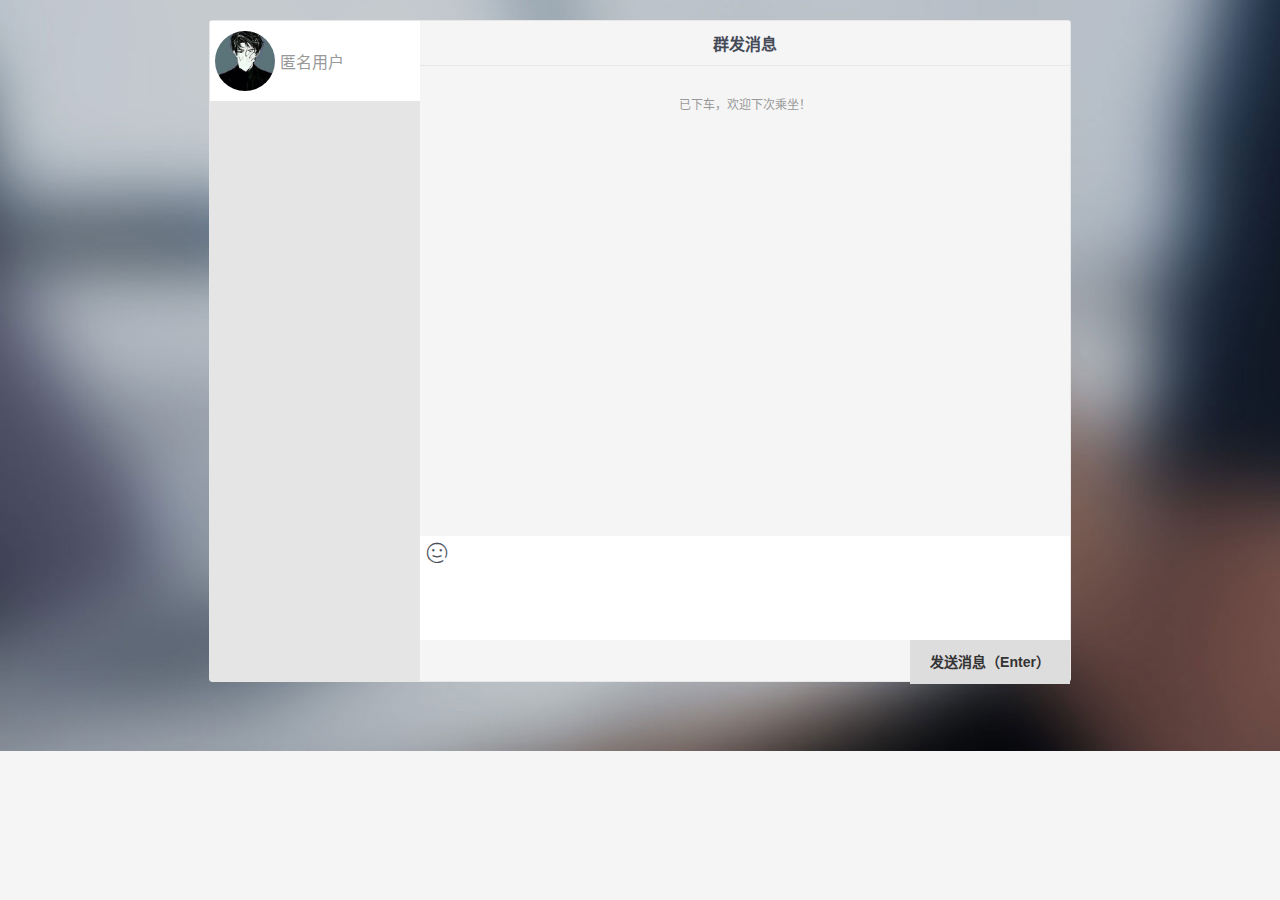
<file: public/index.html>
<!DOCTYPE html>
<html lang="zh-cn">
<head>
    <meta charset="utf-8">
    <meta http-equiv="X-UA-Compatible" content="IE=edge">
    <meta name="viewport" content="width=device-width, initial-scale=1">
    <title>在线聊天室</title>
    <link href="css/chat.css" rel="stylesheet">
    <script src="js/jquery.min.js"></script>
    <script src="vendor/layer/layer.js"></script>
    <script src="js/chat.js"></script>
</head>
<body>
    <div class="container-main">
        <div class="section-online">
            <div class="section-mine">
                <img class="avatar" src="images/avatar/6.jpg">
                <span class="uname">匿名用户</span>
            </div>
            <ul class="online"></ul>
        </div>
        <div class="section-chat" data-id=0>
            <div class="chat-title">
                <h4>群发消息</h4>
            </div>
            <div class="chat-content">
                <ul></ul>
                <div class="chat-input">
                    <div class="face-more"></div>
                    <div class="tool">
                        <i class="iconfont face-select">&#xf00f5;</i>
                    </div>
                    <textarea class="chat-txt"></textarea>
                </div>
                <div class="chat-submit">
                    <button>发送消息（Enter）</button>
                </div>
            </div>
        </div>
    </div>
</body>
</html>
</file>
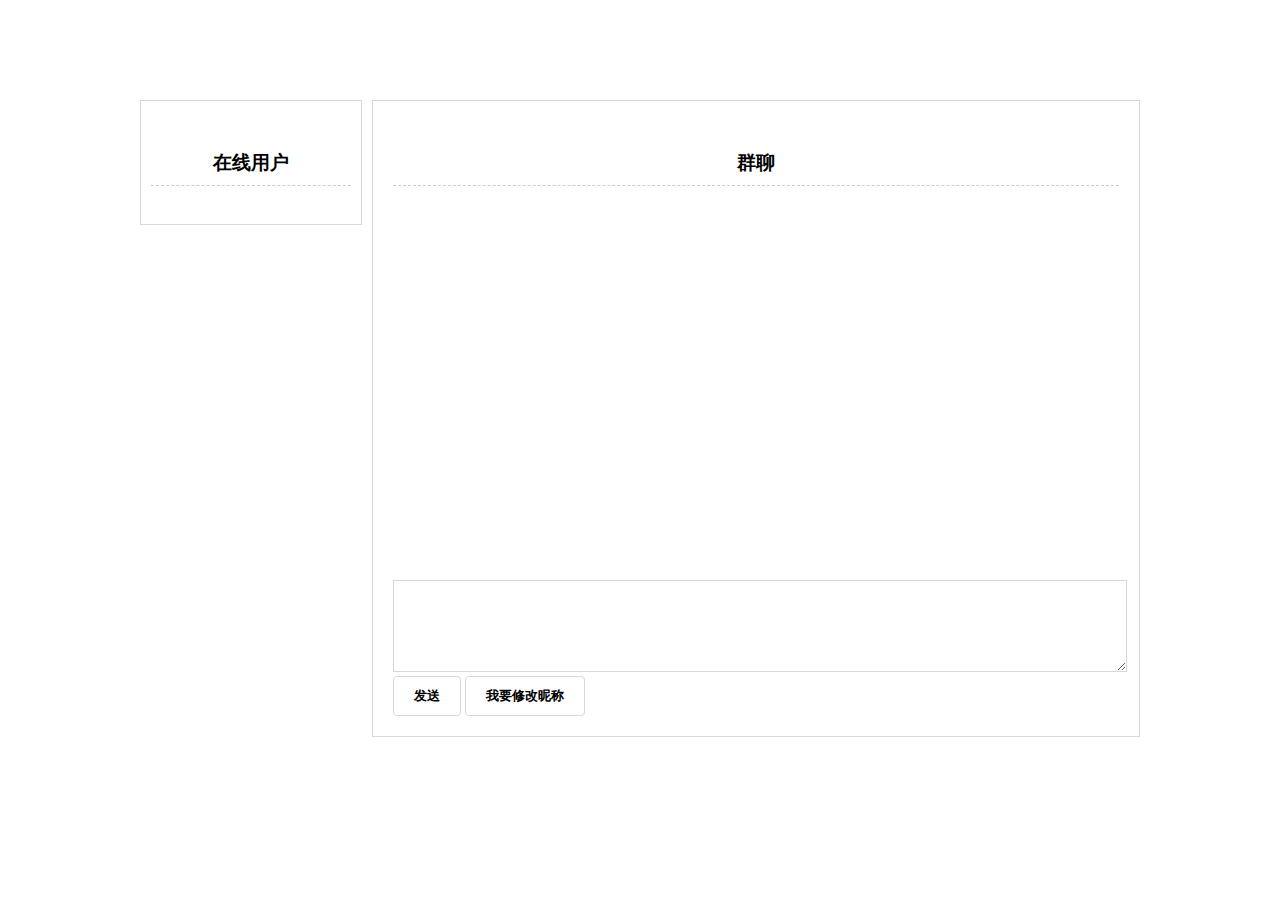
<file: ws_client.html>
<!DOCTYPE html>
<html>
<head>
  <title>来聊聊哦</title>
  <meta charset="UTF-8">
  <script src="jquery.min.js"></script>
  <!--<script src="https://cdn.bootcss.com/jquery/3.2.1/jquery.js"></script>-->
  <script src="chat.js"></script>
  <link rel="stylesheet" type="text/css" href="chat.css"/>
</head>
<body>
<div class="section">

<div class="list-user">
<h3>在线用户</h3>
<ul id="online-user">

</ul>
</div>

<div class="container">
<h3 id="sms-title">群聊</h3>
<dl id="sms-container"></dl>
<textarea id="content"></textarea>
<button id="form-send" class="btn">发送</button>

<button id="user-change"  class="btn">我要修改昵称</button >
</div>

</div>

</style>
</body>
</html>
</file>
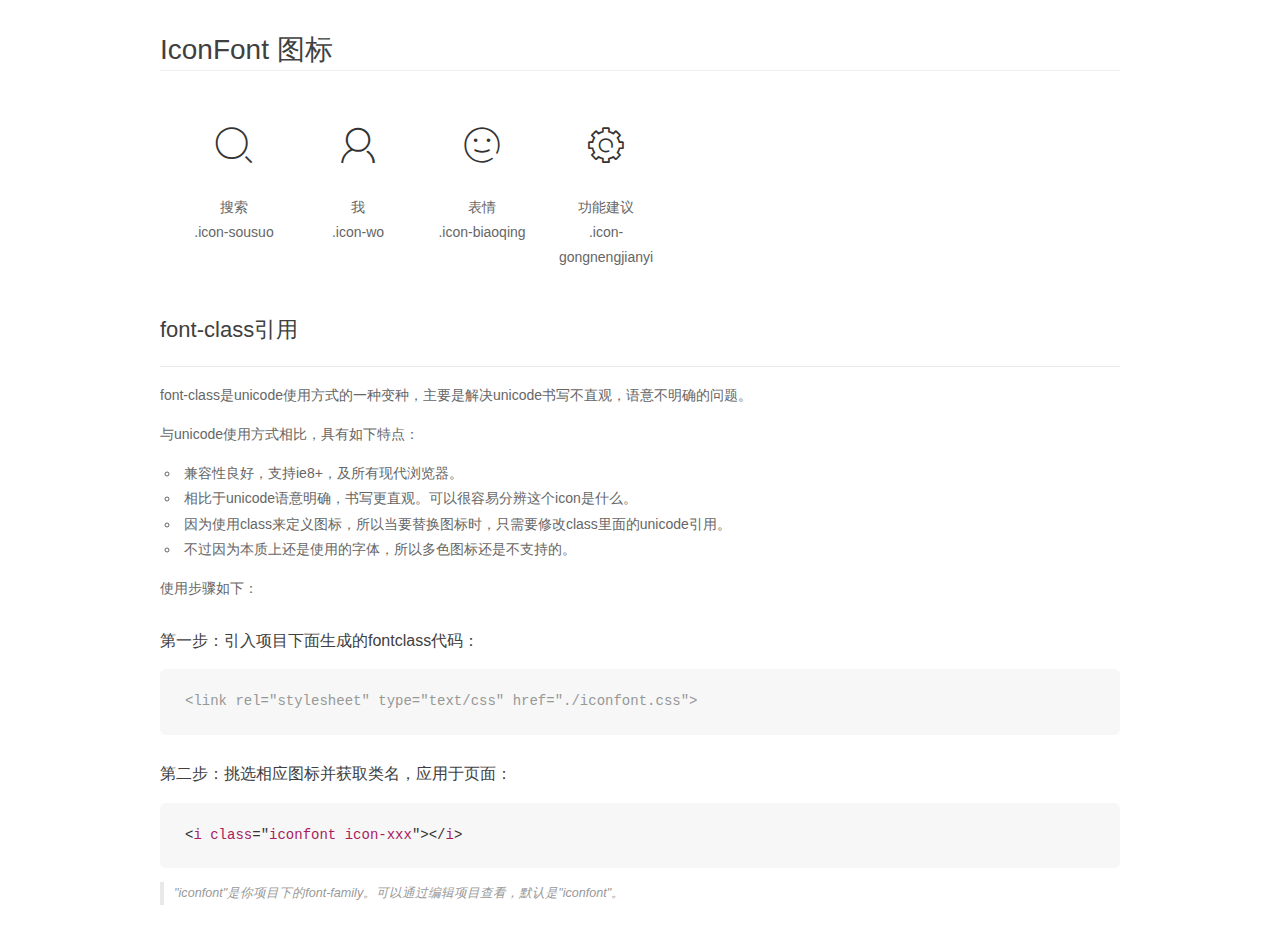
<file: public/fonts/demo_fontclass.html>
<!DOCTYPE html>
<html>
<head>
    <meta charset="utf-8"/>
    <title>IconFont</title>
    <link rel="stylesheet" href="demo.css">
    <link rel="stylesheet" href="iconfont.css">
</head>
<body>
    <div class="main markdown">
        <h1>IconFont 图标</h1>
        <ul class="icon_lists clear">
            
                <li>
                <i class="icon iconfont icon-sousuo"></i>
                    <div class="name">搜索</div>
                    <div class="fontclass">.icon-sousuo</div>
                </li>
            
                <li>
                <i class="icon iconfont icon-wo"></i>
                    <div class="name">我</div>
                    <div class="fontclass">.icon-wo</div>
                </li>
            
                <li>
                <i class="icon iconfont icon-biaoqing"></i>
                    <div class="name">表情</div>
                    <div class="fontclass">.icon-biaoqing</div>
                </li>
            
                <li>
                <i class="icon iconfont icon-gongnengjianyi"></i>
                    <div class="name">功能建议</div>
                    <div class="fontclass">.icon-gongnengjianyi</div>
                </li>
            
        </ul>

        <h2 id="font-class-">font-class引用</h2>
        <hr>

        <p>font-class是unicode使用方式的一种变种，主要是解决unicode书写不直观，语意不明确的问题。</p>
        <p>与unicode使用方式相比，具有如下特点：</p>
        <ul>
        <li>兼容性良好，支持ie8+，及所有现代浏览器。</li>
        <li>相比于unicode语意明确，书写更直观。可以很容易分辨这个icon是什么。</li>
        <li>因为使用class来定义图标，所以当要替换图标时，只需要修改class里面的unicode引用。</li>
        <li>不过因为本质上还是使用的字体，所以多色图标还是不支持的。</li>
        </ul>
        <p>使用步骤如下：</p>
        <h3 id="-fontclass-">第一步：引入项目下面生成的fontclass代码：</h3>


        <pre><code class="lang-js hljs javascript"><span class="hljs-comment">&lt;link rel="stylesheet" type="text/css" href="./iconfont.css"&gt;</span></code></pre>
        <h3 id="-">第二步：挑选相应图标并获取类名，应用于页面：</h3>
        <pre><code class="lang-css hljs">&lt;<span class="hljs-selector-tag">i</span> <span class="hljs-selector-tag">class</span>="<span class="hljs-selector-tag">iconfont</span> <span class="hljs-selector-tag">icon-xxx</span>"&gt;&lt;/<span class="hljs-selector-tag">i</span>&gt;</code></pre>
        <blockquote>
        <p>"iconfont"是你项目下的font-family。可以通过编辑项目查看，默认是"iconfont"。</p>
        </blockquote>
    </div>
</body>
</html>
</file>
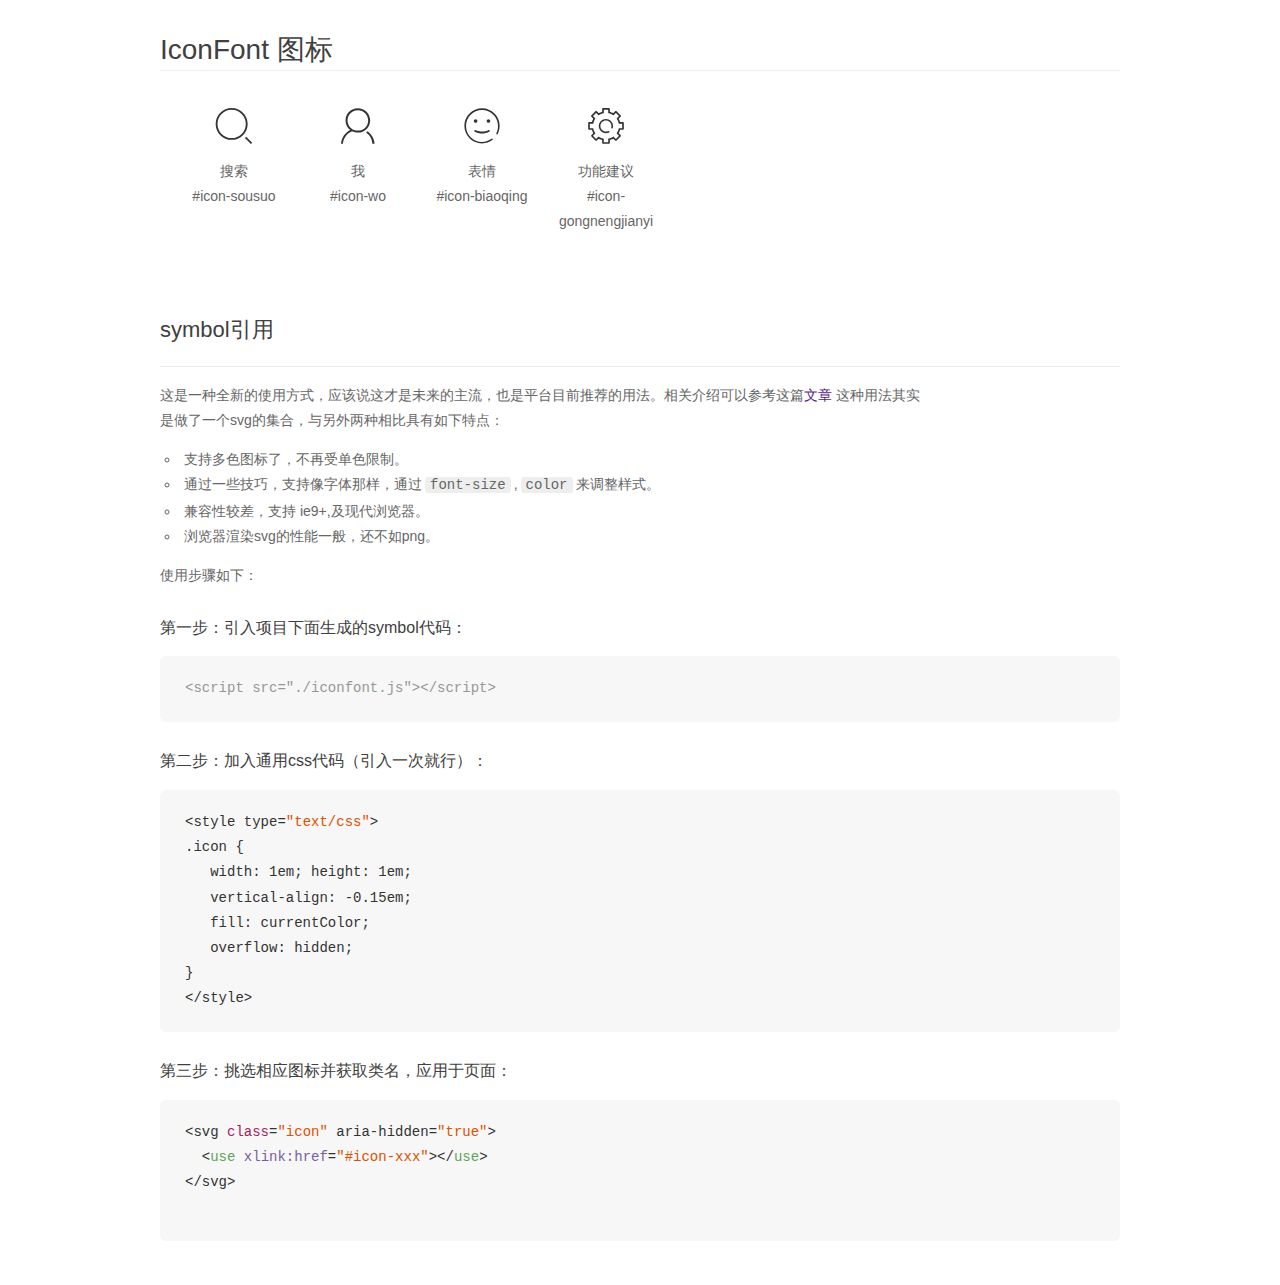
<file: public/fonts/demo_symbol.html>
<!DOCTYPE html>
<html>
<head>
    <meta charset="utf-8"/>
    <title>IconFont</title>
    <link rel="stylesheet" href="demo.css">
    <script src="iconfont.js"></script>

    <style type="text/css">
        .icon {
          /* 通过设置 font-size 来改变图标大小 */
          width: 1em; height: 1em;
          /* 图标和文字相邻时，垂直对齐 */
          vertical-align: -0.15em;
          /* 通过设置 color 来改变 SVG 的颜色/fill */
          fill: currentColor;
          /* path 和 stroke 溢出 viewBox 部分在 IE 下会显示
             normalize.css 中也包含这行 */
          overflow: hidden;
        }

    </style>
</head>
<body>
    <div class="main markdown">
        <h1>IconFont 图标</h1>
        <ul class="icon_lists clear">
            
                <li>
                    <svg class="icon" aria-hidden="true">
                        <use xlink:href="#icon-sousuo"></use>
                    </svg>
                    <div class="name">搜索</div>
                    <div class="fontclass">#icon-sousuo</div>
                </li>
            
                <li>
                    <svg class="icon" aria-hidden="true">
                        <use xlink:href="#icon-wo"></use>
                    </svg>
                    <div class="name">我</div>
                    <div class="fontclass">#icon-wo</div>
                </li>
            
                <li>
                    <svg class="icon" aria-hidden="true">
                        <use xlink:href="#icon-biaoqing"></use>
                    </svg>
                    <div class="name">表情</div>
                    <div class="fontclass">#icon-biaoqing</div>
                </li>
            
                <li>
                    <svg class="icon" aria-hidden="true">
                        <use xlink:href="#icon-gongnengjianyi"></use>
                    </svg>
                    <div class="name">功能建议</div>
                    <div class="fontclass">#icon-gongnengjianyi</div>
                </li>
            
        </ul>


        <h2 id="symbol-">symbol引用</h2>
        <hr>

        <p>这是一种全新的使用方式，应该说这才是未来的主流，也是平台目前推荐的用法。相关介绍可以参考这篇<a href="">文章</a>
        这种用法其实是做了一个svg的集合，与另外两种相比具有如下特点：</p>
        <ul>
          <li>支持多色图标了，不再受单色限制。</li>
          <li>通过一些技巧，支持像字体那样，通过<code>font-size</code>,<code>color</code>来调整样式。</li>
          <li>兼容性较差，支持 ie9+,及现代浏览器。</li>
          <li>浏览器渲染svg的性能一般，还不如png。</li>
        </ul>
        <p>使用步骤如下：</p>
        <h3 id="-symbol-">第一步：引入项目下面生成的symbol代码：</h3>
        <pre><code class="lang-js hljs javascript"><span class="hljs-comment">&lt;script src="./iconfont.js"&gt;&lt;/script&gt;</span></code></pre>
        <h3 id="-css-">第二步：加入通用css代码（引入一次就行）：</h3>
        <pre><code class="lang-js hljs javascript">&lt;style type=<span class="hljs-string">"text/css"</span>&gt;
.icon {
   width: <span class="hljs-number">1</span>em; height: <span class="hljs-number">1</span>em;
   vertical-align: <span class="hljs-number">-0.15</span>em;
   fill: currentColor;
   overflow: hidden;
}
&lt;<span class="hljs-regexp">/style&gt;</span></code></pre>
        <h3 id="-">第三步：挑选相应图标并获取类名，应用于页面：</h3>
        <pre><code class="lang-js hljs javascript">&lt;svg <span class="hljs-class"><span class="hljs-keyword">class</span></span>=<span class="hljs-string">"icon"</span> aria-hidden=<span class="hljs-string">"true"</span>&gt;<span class="xml"><span class="hljs-tag">
  &lt;<span class="hljs-name">use</span> <span class="hljs-attr">xlink:href</span>=<span class="hljs-string">"#icon-xxx"</span>&gt;</span><span class="hljs-tag">&lt;/<span class="hljs-name">use</span>&gt;</span>
</span>&lt;<span class="hljs-regexp">/svg&gt;
        </span></code></pre>
    </div>
</body>
</html>
</file>
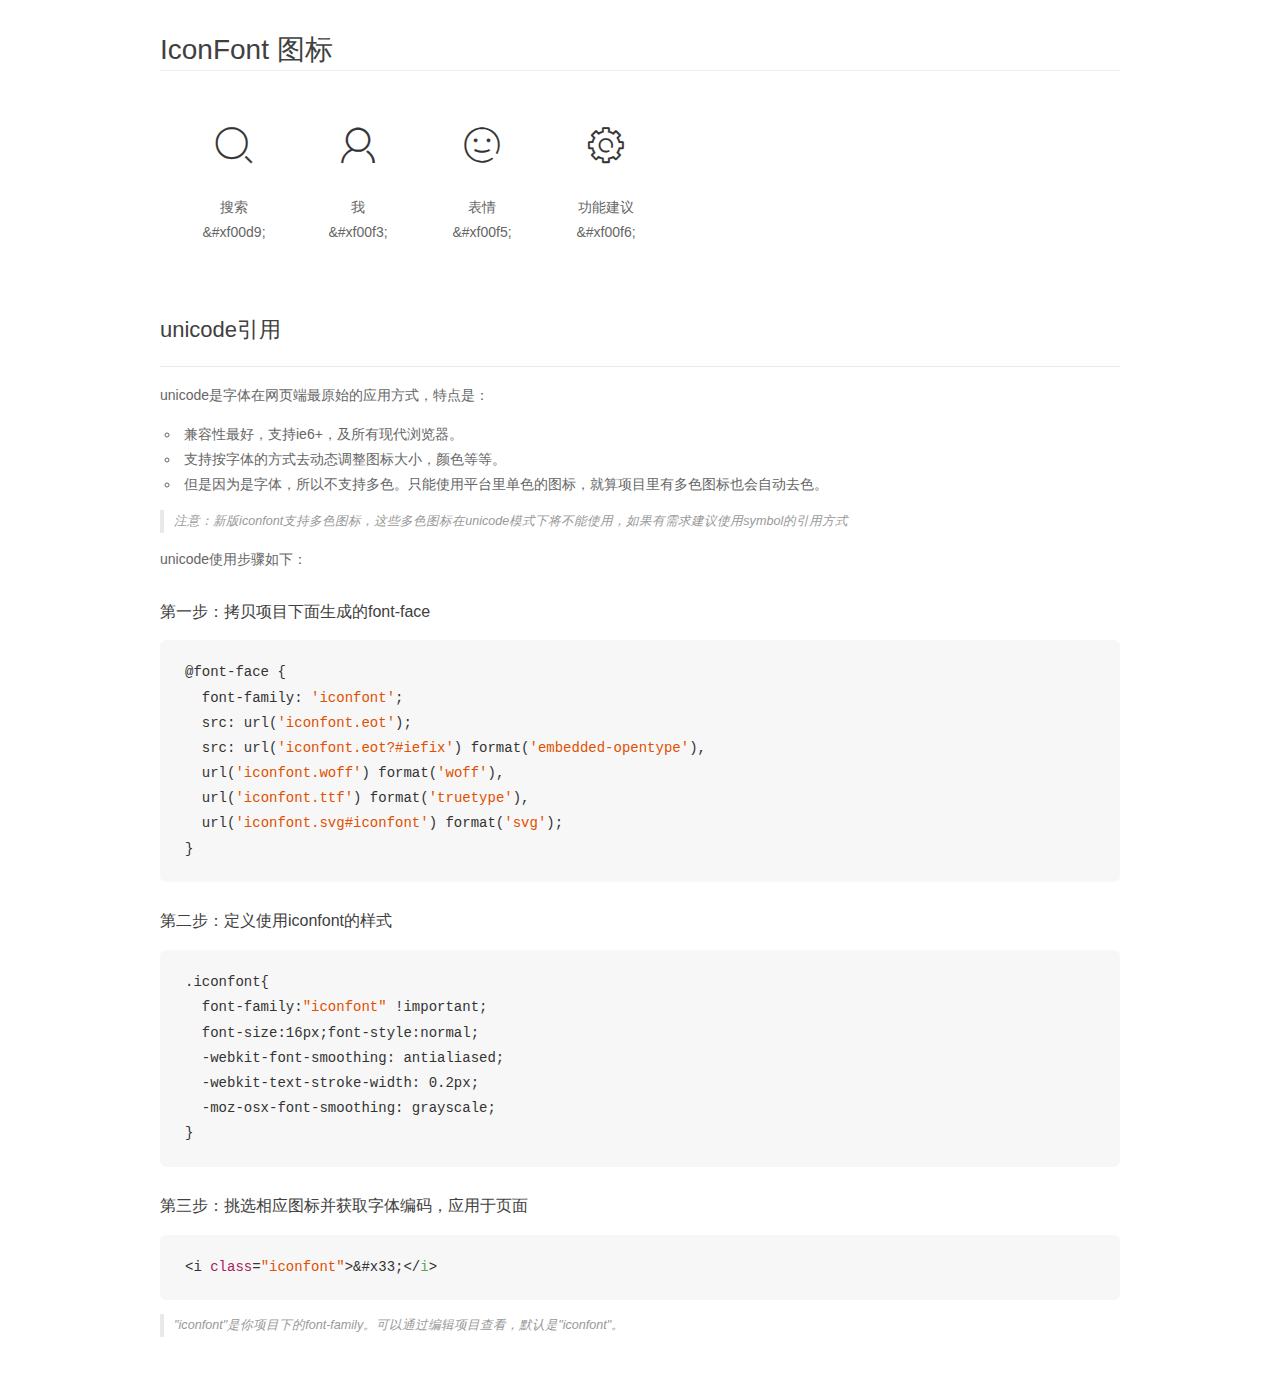
<file: public/fonts/demo_unicode.html>
<!DOCTYPE html>
<html>
<head>
    <meta charset="utf-8"/>
    <title>IconFont</title>
    <link rel="stylesheet" href="demo.css">

    <style type="text/css">

        @font-face {font-family: "iconfont";
          src: url('iconfont.eot'); /* IE9*/
          src: url('iconfont.eot#iefix') format('embedded-opentype'), /* IE6-IE8 */
          url('iconfont.woff') format('woff'), /* chrome, firefox */
          url('iconfont.ttf') format('truetype'), /* chrome, firefox, opera, Safari, Android, iOS 4.2+*/
          url('iconfont.svg#iconfont') format('svg'); /* iOS 4.1- */
        }

        .iconfont {
          font-family:"iconfont" !important;
          font-size:16px;
          font-style:normal;
          -webkit-font-smoothing: antialiased;
          -webkit-text-stroke-width: 0.2px;
          -moz-osx-font-smoothing: grayscale;
        }

    </style>
</head>
<body>
    <div class="main markdown">
        <h1>IconFont 图标</h1>
        <ul class="icon_lists clear">
            
                <li>
                <i class="icon iconfont">&#xf00d9;</i>
                    <div class="name">搜索</div>
                    <div class="code">&amp;#xf00d9;</div>
                </li>
            
                <li>
                <i class="icon iconfont">&#xf00f3;</i>
                    <div class="name">我</div>
                    <div class="code">&amp;#xf00f3;</div>
                </li>
            
                <li>
                <i class="icon iconfont">&#xf00f5;</i>
                    <div class="name">表情</div>
                    <div class="code">&amp;#xf00f5;</div>
                </li>
            
                <li>
                <i class="icon iconfont">&#xf00f6;</i>
                    <div class="name">功能建议</div>
                    <div class="code">&amp;#xf00f6;</div>
                </li>
            
        </ul>
        <h2 id="unicode-">unicode引用</h2>
        <hr>

        <p>unicode是字体在网页端最原始的应用方式，特点是：</p>
        <ul>
        <li>兼容性最好，支持ie6+，及所有现代浏览器。</li>
        <li>支持按字体的方式去动态调整图标大小，颜色等等。</li>
        <li>但是因为是字体，所以不支持多色。只能使用平台里单色的图标，就算项目里有多色图标也会自动去色。</li>
        </ul>
        <blockquote>
        <p>注意：新版iconfont支持多色图标，这些多色图标在unicode模式下将不能使用，如果有需求建议使用symbol的引用方式</p>
        </blockquote>
        <p>unicode使用步骤如下：</p>
        <h3 id="-font-face">第一步：拷贝项目下面生成的font-face</h3>
        <pre><code class="lang-js hljs javascript">@font-face {
  font-family: <span class="hljs-string">'iconfont'</span>;
  src: url(<span class="hljs-string">'iconfont.eot'</span>);
  src: url(<span class="hljs-string">'iconfont.eot?#iefix'</span>) format(<span class="hljs-string">'embedded-opentype'</span>),
  url(<span class="hljs-string">'iconfont.woff'</span>) format(<span class="hljs-string">'woff'</span>),
  url(<span class="hljs-string">'iconfont.ttf'</span>) format(<span class="hljs-string">'truetype'</span>),
  url(<span class="hljs-string">'iconfont.svg#iconfont'</span>) format(<span class="hljs-string">'svg'</span>);
}
</code></pre>
        <h3 id="-iconfont-">第二步：定义使用iconfont的样式</h3>
        <pre><code class="lang-js hljs javascript">.iconfont{
  font-family:<span class="hljs-string">"iconfont"</span> !important;
  font-size:<span class="hljs-number">16</span>px;font-style:normal;
  -webkit-font-smoothing: antialiased;
  -webkit-text-stroke-width: <span class="hljs-number">0.2</span>px;
  -moz-osx-font-smoothing: grayscale;
}
</code></pre>
        <h3 id="-">第三步：挑选相应图标并获取字体编码，应用于页面</h3>
        <pre><code class="lang-js hljs javascript">&lt;i <span class="hljs-class"><span class="hljs-keyword">class</span></span>=<span class="hljs-string">"iconfont"</span>&gt;&amp;#x33;<span class="xml"><span class="hljs-tag">&lt;/<span class="hljs-name">i</span>&gt;</span></span></code></pre>

        <blockquote>
        <p>"iconfont"是你项目下的font-family。可以通过编辑项目查看，默认是"iconfont"。</p>
        </blockquote>
    </div>


</body>
</html>
</file>
<file: public/css/chat.css>
@charset "utf-8";
/*字体font*/
@font-face {
    font-family: "iconfont";
    src: url('../fonts/iconfont.eot'); /* IE9*/
    src: url('../fonts/iconfont.eot#iefix') format('embedded-opentype'), /* IE6-IE8 */
    url('../fonts/iconfont.woff') format('woff'), /* chrome, firefox */
    url('../fonts/iconfont.ttf') format('truetype'), /* chrome, firefox, opera, Safari, Android, iOS 4.2+*/
    url('../fonts/iconfont.svg#iconfont') format('svg'); /* iOS 4.1- */
}
.iconfont{
    font-family:"iconfont" !important;
    font-size:16px;font-style:normal;
    -webkit-font-smoothing: antialiased;
    -webkit-text-stroke-width: 0.2px;
    -moz-osx-font-smoothing: grayscale;
}
body{
    color: #333;
    font-family: \5FAE\8F6F\96C5\9ED1;
    background: #f5f5f5 url(../images/bg.jpg) no-repeat center;
    background-size: cover;
}
/* CSS Document background:#f3f3f3;*/
html,body{color:#454a57;font-family:"Microsoft YaHei", "Lucida Grande", "Lucida Sans Unicode", Helvetica, Arial, Verdana, sans-serif;}
body, div, p, a, ul,ol, li, dl, dt, dd, img, h1, h2, h3, h4, h5, h6, span, input, form, button, cite, strong, em, table, td, th, tr, i, em,textarea {
    margin: 0;
    padding: 0;
}
textarea{font-family: Arial;}
ul{list-style:none}
a,a:hover{text-decoration:none;color:#505050}
img{border:none;}
/** 重置表单元素 **/
legend { color: #000; } /* for ie6 */
fieldset, img { border: 0; } /* img 搭车：让链接里的 img 无边框 */
button, input, select, textarea { font-size: 100%; } /* 使得表单元素在 ie 下能继承字体大小 */
/*统一样式*/
a, button, input, label, select {
    -webkit-tap-highlight-color: transparent;
}
button, input, select, textarea {
    outline: 0;
    border-radius: 0;
}
/* 注：optgroup 无法扶正 */

/** 重置表格元素 **/
table { border-collapse: collapse; border-spacing: 0; }

.clearfix{
    clear: both;
}

.container-main{
    margin: 20px auto;
    width: 860px;
    height: 660px;
    position: relative;
    border-radius: 3px;
    border: 1px solid #e7e7e7;
}
.section-online{
    position: absolute;
    left: 0;
    top: 0;
    width:210px;
    height: 100%;
    background-color: #e6e5e5;
    overflow: hidden;
}
.section-chat{
    position: absolute;
    left: 210px;
    top: 0;
    width: 650px;
    height: 100%;
    background-color: #f5f5f5;
}

.chat-container{
    margin-top: 45px;
}
.chat-container .panel-heading{
    color: #31708f;
    background-color: #d9edf7;
    border-color: #bce8f1;
}
.chat-container .panel-body{
    border: 1px solid #e7e7e7;
    padding: 0;
}
.online{
    height: 580px;
    margin: 0;
    padding: 0;
    border-right: 1px solid #e7e7e7;
    overflow-y: auto;
}
.avatar{
    display: block;
    width: 50px;
    height: 50px;
    overflow: hidden;
    border-radius: 50px;
    cursor:  pointer;
}

.section-mine{
    position: relative;
    height: 80px;
    background-color: #fff;
}
.section-mine .avatar{
    width: 60px;
    height: 60px;
    border-radius: 60px;
    position: absolute;
    left: 5px;
    top: 10px;
}
.section-mine .uname{
    display: block;
    line-height: 24px;
    height: 24px;
    padding-top: 5px;
    overflow: hidden;
    color: #999;
    text-overflow: ellipsis;
    white-space: nowrap;
    position: absolute;
    left: 70px;
    top: 25px;
    width: 130px;
}

.chat-title h4{
    text-align: center;
    padding: 10px 0;
    border-bottom: 1px solid #e7e7e7;
    font-weight: bold;
}
.online li{
    position: relative;
    margin: 5px;
    line-height: 60px;
    height: 60px;
    cursor: pointer;
    border-radius: 3px;
    overflow: hidden;
}
.online li:hover, .online .active{
    background-color: #F3F3F3;
}
.online .avatar{
    position: absolute;
    left: 10px;
    top: 5px;
}
.online .uname{
    display: block;
    width: 130px;
    overflow: hidden;
    color: #333;
    text-overflow: ellipsis;
    white-space: nowrap;
    line-height: 60px;
    padding-left: 5px;
    position: absolute;
    left: 65px;
    top: 0;
    font-weight: bold;
}
.chat-content .notice{
    clear: both;
}
.chat-content .notice p{
    color: #999;
    font-size: 12px;
    padding: 10px 0;
    text-align: center;
    line-height: 18px;
}
.msg .msg-detail{
    float:right;
}
.msg-receive .msg-detail{
    float:left;
}
.msg-detail p{
    background-color: #d9edf7;
    line-height: 25px;
    margin-top: 5px;
    padding: 5px;
    border-radius: 5px;
}
.msg .msg-detail p img{
    padding: 0 3px;
}
.msg-receive p{
    background-color: #fff;
}
.chat-content ul{
    padding: 15px;
    height: 440px;
    overflow-y: scroll;
}
.chat-content ul li{
    margin: 5px 0 26px;
}
.chat-content .msg{
    position: relative;
}
.chat-content .msg .msg-object{
    position: absolute;
    top: 0;
    right: 0;
}
.chat-content .msg-receive .msg-object{
    left: 0;
}
.chat-content .msg .msg-content{
    padding: 0 55px;
}

.chat-content .msg .msg-uname{
    color:#999;
    font-size: 12px;
    line-height: 18px;
    overflow: hidden;
    text-align: right;
}
.chat-content .msg-receive .msg-uname{
    text-align: left;
}
.chat-input{
    position: relative;
    background-color: #fff;
}
.face-more{
    display: none;
    position: absolute;
    left: 0 ;
    top: -208px;
}
.face-more ul{
    width: 390px;
    padding: 10px;
    border: 1px solid #D9D9D9;
    background-color: #fff;
    overflow: hidden;
    height: auto;
}
.face-more ul li {
    cursor: pointer;
    float: left;
    border: 1px solid #e8e8e8;
    height: 22px;
    width: 27px;
    overflow: hidden;
    margin: -1px 0 0 -1px;
    padding: 4px 2px;
    text-align: center;
}
.tool{
    height: 35px;
    line-height: 35px;
}
.tool .iconfont{
    font-size: 24px;
    cursor: pointer;
    padding: 3px 5px;
}
.chat-input textarea{
    width: 630px;
    height: 45px;
    resize: none;
    border: none;
    line-height: 18px;
    font-size: 14px;
    padding: 10px;
    color: inherit;
}
.chat-submit button{
    width: 160px;
    height: 44px;
    background-color: #ddd;
    color: #333;
    text-align: center;
    font-weight: 700;
    font-size: 14px;
    line-height: 44px;
    padding: 0;
    border: 0;
    float: right;
    cursor: pointer;
}
</file>
<file: chat.css>
ul{
  list-style: none;
  padding: 0;
}
h3{
    height: 45px;
    overflow: hidden;
    text-align: center;
    line-height: 45px;
    border-bottom: 1px dashed #ccc;
}
a{text-decoration:none;color:#323232;}
.section{    
    width: 1000px;
    margin: 100px auto;
}

.list-user{
    padding: 20px 10px;
    width: 200px;
    float: left;
    overflow:hidden;
    border: 1px solid #d7d7d7;
}
.list-user li a{
    display:block;
    text-align: center;
    font-weight: bold;
    line-height: 28px;
    color: #21841d;
    height: 28px;
    overflow: hidden;
}
.list-user li .active-send{
    color:#ea5900;
}
.container{   
    width: 726px;
    padding: 20px;
    border: 1px solid #d7d7d7;
    float: left;
    margin-left: 10px;
    display: inline;
    overflow:hidden;
}
#content{
    width: 100%;
    height: 80px;
    line-height: 21px;
    font-size: 14px
    margin-bottom: 5px;
    padding: 5px 3px;
    border: 1px solid #d7d7d7;
}
.btn{
    padding: 10px 20px;
    font-weight: bold;
    border-radius: 4px;
    background: none;
    border-style: none;
    border: 1px solid #d7d7d7;
}
#sms-container{
    width:745px;
    padding: 20px 0;
    height:320px;
    overflow-y:scroll;
    padding-right:20px;
}
#sms-container dt span{padding-left: 15px;font-weight:bold; color: #ea5900;}
#sms-container dd{line-height:35px;margin:0;word-wrap: break-word;    margin-bottom: 20px}
#sms-container .user_send{color:#008080}
#sms-container .from_server{text-align:right;color:#d14}
#sms-container .message_header{color:#ccc}
</file>
<file: public/fonts/iconfont.css>
@font-face {font-family: "iconfont";
  src: url('iconfont.eot?t=1544086884029'); /* IE9*/
  src: url('iconfont.eot?t=1544086884029#iefix') format('embedded-opentype'), /* IE6-IE8 */
  url('[data-uri]') format('woff'),
  url('iconfont.ttf?t=1544086884029') format('truetype'), /* chrome, firefox, opera, Safari, Android, iOS 4.2+*/
  url('iconfont.svg?t=1544086884029#iconfont') format('svg'); /* iOS 4.1- */
}

.iconfont {
  font-family:"iconfont" !important;
  font-size:16px;
  font-style:normal;
  -webkit-font-smoothing: antialiased;
  -moz-osx-font-smoothing: grayscale;
}

.icon-sousuo:before { content: "\f00d9"; }

.icon-wo:before { content: "\f00f3"; }

.icon-biaoqing:before { content: "\f00f5"; }

.icon-gongnengjianyi:before { content: "\f00f6"; }
</file>
<file: public/fonts/demo.css>
*{margin: 0;padding: 0;list-style: none;}
/*
KISSY CSS Reset
理念：1. reset 的目的不是清除浏览器的默认样式，这仅是部分工作。清除和重置是紧密不可分的。
2. reset 的目的不是让默认样式在所有浏览器下一致，而是减少默认样式有可能带来的问题。
3. reset 期望提供一套普适通用的基础样式。但没有银弹，推荐根据具体需求，裁剪和修改后再使用。
特色：1. 适应中文；2. 基于最新主流浏览器。
维护：玉伯<lifesinger@gmail.com>, 正淳<ragecarrier@gmail.com>
 */

/** 清除内外边距 **/
body, h1, h2, h3, h4, h5, h6, hr, p, blockquote, /* structural elements 结构元素 */
dl, dt, dd, ul, ol, li, /* list elements 列表元素 */
pre, /* text formatting elements 文本格式元素 */
form, fieldset, legend, button, input, textarea, /* form elements 表单元素 */
th, td /* table elements 表格元素 */ {
  margin: 0;
  padding: 0;
}

/** 设置默认字体 **/
body,
button, input, select, textarea /* for ie */ {
  font: 12px/1.5 tahoma, arial, \5b8b\4f53, sans-serif;
}
h1, h2, h3, h4, h5, h6 { font-size: 100%; }
address, cite, dfn, em, var { font-style: normal; } /* 将斜体扶正 */
code, kbd, pre, samp { font-family: courier new, courier, monospace; } /* 统一等宽字体 */
small { font-size: 12px; } /* 小于 12px 的中文很难阅读，让 small 正常化 */

/** 重置列表元素 **/
ul, ol { list-style: none; }

/** 重置文本格式元素 **/
a { text-decoration: none; }
a:hover { text-decoration: underline; }


/** 重置表单元素 **/
legend { color: #000; } /* for ie6 */
fieldset, img { border: 0; } /* img 搭车：让链接里的 img 无边框 */
button, input, select, textarea { font-size: 100%; } /* 使得表单元素在 ie 下能继承字体大小 */
/* 注：optgroup 无法扶正 */

/** 重置表格元素 **/
table { border-collapse: collapse; border-spacing: 0; }

/* 清除浮动 */
.ks-clear:after, .clear:after {
  content: '\20';
  display: block;
  height: 0;
  clear: both;
}
.ks-clear, .clear {
  *zoom: 1;
}

.main {
  padding: 30px 100px;
width: 960px;
margin: 0 auto;
}
.main h1{font-size:36px; color:#333; text-align:left;margin-bottom:30px; border-bottom: 1px solid #eee;}

.helps{margin-top:40px;}
.helps pre{
  padding:20px;
  margin:10px 0;
  border:solid 1px #e7e1cd;
  background-color: #fffdef;
  overflow: auto;
}

.icon_lists{
  width: 100% !important;

}

.icon_lists li{
  float:left;
  width: 100px;
  height:180px;
  text-align: center;
  list-style: none !important;
}
.icon_lists .icon{
  font-size: 42px;
  line-height: 100px;
  margin: 10px 0;
  color:#333;
  -webkit-transition: font-size 0.25s ease-out 0s;
  -moz-transition: font-size 0.25s ease-out 0s;
  transition: font-size 0.25s ease-out 0s;

}
.icon_lists .icon:hover{
  font-size: 100px;
}



.markdown {
  color: #666;
  font-size: 14px;
  line-height: 1.8;
}

.highlight {
  line-height: 1.5;
}

.markdown img {
  vertical-align: middle;
  max-width: 100%;
}

.markdown h1 {
  color: #404040;
  font-weight: 500;
  line-height: 40px;
  margin-bottom: 24px;
}

.markdown h2,
.markdown h3,
.markdown h4,
.markdown h5,
.markdown h6 {
  color: #404040;
  margin: 1.6em 0 0.6em 0;
  font-weight: 500;
  clear: both;
}

.markdown h1 {
  font-size: 28px;
}

.markdown h2 {
  font-size: 22px;
}

.markdown h3 {
  font-size: 16px;
}

.markdown h4 {
  font-size: 14px;
}

.markdown h5 {
  font-size: 12px;
}

.markdown h6 {
  font-size: 12px;
}

.markdown hr {
  height: 1px;
  border: 0;
  background: #e9e9e9;
  margin: 16px 0;
  clear: both;
}

.markdown p,
.markdown pre {
  margin: 1em 0;
}

.markdown > p,
.markdown > blockquote,
.markdown > .highlight,
.markdown > ol,
.markdown > ul {
  width: 80%;
}

.markdown ul > li {
  list-style: circle;
}

.markdown > ul li,
.markdown blockquote ul > li {
  margin-left: 20px;
  padding-left: 4px;
}

.markdown > ul li p,
.markdown > ol li p {
  margin: 0.6em 0;
}

.markdown ol > li {
  list-style: decimal;
}

.markdown > ol li,
.markdown blockquote ol > li {
  margin-left: 20px;
  padding-left: 4px;
}

.markdown code {
  margin: 0 3px;
  padding: 0 5px;
  background: #eee;
  border-radius: 3px;
}

.markdown pre {
  border-radius: 6px;
  background: #f7f7f7;
  padding: 20px;
}

.markdown pre code {
  border: none;
  background: #f7f7f7;
  margin: 0;
}

.markdown strong,
.markdown b {
  font-weight: 600;
}

.markdown > table {
  border-collapse: collapse;
  border-spacing: 0px;
  empty-cells: show;
  border: 1px solid #e9e9e9;
  width: 95%;
  margin-bottom: 24px;
}

.markdown > table th {
  white-space: nowrap;
  color: #333;
  font-weight: 600;

}

.markdown > table th,
.markdown > table td {
  border: 1px solid #e9e9e9;
  padding: 8px 16px;
  text-align: left;
}

.markdown > table th {
  background: #F7F7F7;
}

.markdown blockquote {
  font-size: 90%;
  color: #999;
  border-left: 4px solid #e9e9e9;
  padding-left: 0.8em;
  margin: 1em 0;
  font-style: italic;
}

.markdown blockquote p {
  margin: 0;
}

.markdown .anchor {
  opacity: 0;
  transition: opacity 0.3s ease;
  margin-left: 8px;
}

.markdown .waiting {
  color: #ccc;
}

.markdown h1:hover .anchor,
.markdown h2:hover .anchor,
.markdown h3:hover .anchor,
.markdown h4:hover .anchor,
.markdown h5:hover .anchor,
.markdown h6:hover .anchor {
  opacity: 1;
  display: inline-block;
}

.markdown > br,
.markdown > p > br {
  clear: both;
}


.hljs {
  display: block;
  background: white;
  padding: 0.5em;
  color: #333333;
  overflow-x: auto;
}

.hljs-comment,
.hljs-meta {
  color: #969896;
}

.hljs-string,
.hljs-variable,
.hljs-template-variable,
.hljs-strong,
.hljs-emphasis,
.hljs-quote {
  color: #df5000;
}

.hljs-keyword,
.hljs-selector-tag,
.hljs-type {
  color: #a71d5d;
}

.hljs-literal,
.hljs-symbol,
.hljs-bullet,
.hljs-attribute {
  color: #0086b3;
}

.hljs-section,
.hljs-name {
  color: #63a35c;
}

.hljs-tag {
  color: #333333;
}

.hljs-title,
.hljs-attr,
.hljs-selector-id,
.hljs-selector-class,
.hljs-selector-attr,
.hljs-selector-pseudo {
  color: #795da3;
}

.hljs-addition {
  color: #55a532;
  background-color: #eaffea;
}

.hljs-deletion {
  color: #bd2c00;
  background-color: #ffecec;
}

.hljs-link {
  text-decoration: underline;
}

pre{
  background: #fff;
}
</file>
